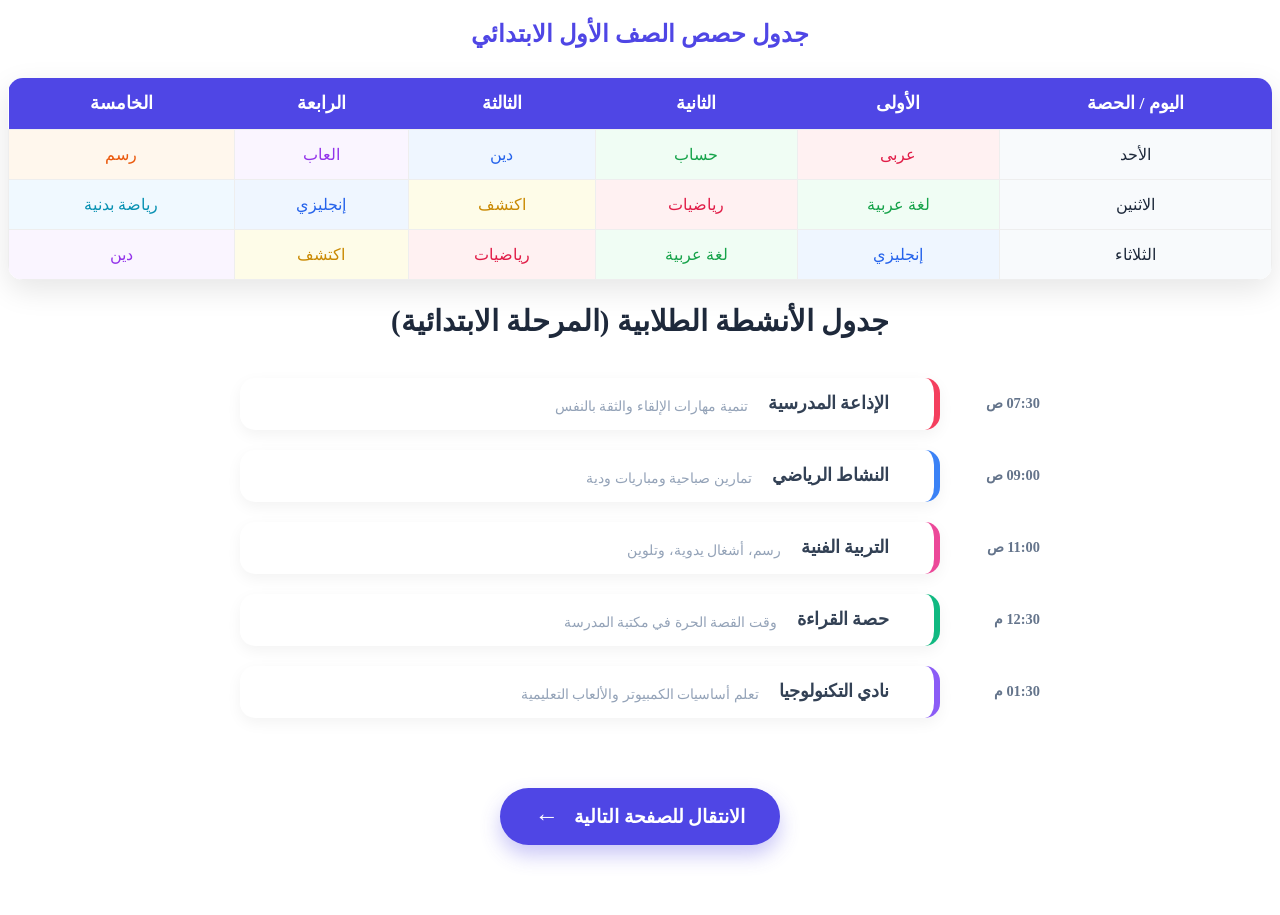
<file: 1.html>
<!DOCTYPE html>
<html lang="en">
<head>
    <meta charset="UTF-8">
    <meta name="viewport" content="width=device-width, initial-scale=1.0">
    <title>جدول الصف الاول الابتدائي</title>
</head>
<style>
    .table-title {
    text-align: center;
    color: #4f46e5;
    margin-bottom: 30px;
    font-weight: bold;
}

.table-responsive {
    overflow-x: auto; 
    border-radius: 15px;
    box-shadow: 0 10px 30px rgba(0,0,0,0.1);
}

.schedule-table {
    width: 100%;
    border-collapse: collapse;
    background: white;
    text-align: center;
}

.schedule-table th {
    background-color: #4f46e5;
    color: white;
    padding: 15px;
    font-size: 1.1rem;
}

.schedule-table td {
    padding: 15px;
    border: 1px solid #eee;
    font-weight: 500;
}

.day {
    background-color: #f8fafc;
    font-weight: bold;
    color: #1e293b;
}


.math { background-color: #fff1f2; color: #e11d48; }    
.arabic { background-color: #f0fdf4; color: #16a34a; }  
.english { background-color: #eff6ff; color: #2563eb; } 
.discovery { background-color: #fefce8; color: #ca8a04; } 
.religion { background-color: #faf5ff; color: #9333ea; } 
.art { background-color: #fff7ed; color: #ea580c; }     
.pe { background-color: #f0f9ff; color: #0891b2; }      


.schedule-table tr:hover {
    background-color: #f1f5f9;
    transition: 0.3s;
}
.activity-title {
    text-align: center;
    color: #1e293b;
    margin-bottom: 40px;
    font-size: 1.8rem;
}

.activity-grid {
    max-width: 800px;
    margin: 0 auto;
    display: flex;
    flex-direction: column;
    gap: 20px;
}

.activity-item {
    display: flex;
    align-items: center;
    gap: 20px;
}

.time {
    min-width: 80px;
    font-weight: bold;
    color: #64748b;
    font-size: 0.9rem;
}

.activity-content {
    flex: 1;
    background: white;
    padding: 15px 25px;
    border-radius: 15px;
    display: flex;
    align-items: center;
    gap: 20px;
    box-shadow: 0 5px 15px rgba(0,0,0,0.05);
    border-right: 6px solid #ccc;
    transition: transform 0.3s ease;
}

.activity-content:hover {
    transform: scale(1.02);
}

.activity-content h4 {
    margin: 0;
    color: #334155;
    font-size: 1.1rem;
}

.activity-content p {
    margin: 5px 0 0;
    color: #94a3b8;
    font-size: 0.85rem;
}

.icon {
    font-size: 2rem;
}

.radio { border-right-color: #f43f5e; }
.sports { border-right-color: #3b82f6; }
.art { border-right-color: #ec4899; }
.library { border-right-color: #10b981; }
.tech { border-right-color: #8b5cf6; }
.pagination-container {
    text-align: center;
    margin: 50px 0;
    padding: 20px;
}

.next-btn {
    display: inline-flex;
    align-items: center;
    gap: 15px;
    padding: 15px 35px;
    background-color: #4f46e5; 
    color: white;
    text-decoration: none;
    border-radius: 50px; 
    font-size: 1.2rem;
    font-weight: bold;
    box-shadow: 0 10px 20px rgba(79, 70, 229, 0.3);
    transition: all 0.3s ease;
}

.next-btn:hover {
    background-color: #3730a3;
    transform: translateX(-10px); 
    box-shadow: 0 15px 25px rgba(79, 70, 229, 0.4);
}

.arrow-icon {
    font-style: normal;
    font-size: 1.5rem;
    transition: transform 0.3s ease;
}

.next-btn:hover .arrow-icon {
    transform: translateX(-5px); 
}
</style>
<body>
    
    <section id="grade1-schedule" class="container py-5" dir="rtl">
    <h2 class="table-title"> جدول حصص الصف الأول الابتدائي</h2>
    
    <div class="table-responsive">
        <table class="schedule-table">
            <thead>
                <tr>
                    <th>اليوم / الحصة</th>
                    <th>الأولى</th>
                    <th>الثانية</th>
                    <th>الثالثة</th>
                    <th>الرابعة</th>
                    <th>الخامسة</th>
                </tr>
            </thead>
            <tbody>
                <tr>
                    <td class="day">الأحد</td>
                    <td class="math">عربى</td>
                    <td class="arabic">حساب </td>
                    <td class="english">دين</td>
                    <td class="religion">العاب</td>
                    <td class="art">رسم</td>
                </tr>
                <tr>
                    <td class="day">الاثنين</td>
                    <td class="arabic">لغة عربية</td>
                    <td class="math">رياضيات</td>
                    <td class="discovery">اكتشف</td>
                    <td class="english">إنجليزي</td>
                    <td class="pe">رياضة بدنية</td>
                </tr>
                <tr>
                    <td class="day">الثلاثاء</td>
                    <td class="english">إنجليزي</td>
                    <td class="arabic">لغة عربية</td>
                    <td class="math">رياضيات</td>
                    <td class="discovery">اكتشف</td>
                    <td class="religion">دين</td>
                </tr>
                </tbody>
        </table>

    </div>
    
</section>
<section id="activities-schedule" class="container py-5" dir="rtl">
    <h2 class="activity-title"> جدول الأنشطة الطلابية (المرحلة الابتدائية)</h2>
    
    <div class="activity-grid">
        <div class="activity-item">
            <div class="time">07:30 ص</div>
            <div class="activity-content radio">
                <span class="icon"></span>
                <h4>الإذاعة المدرسية</h4>
                <p>تنمية مهارات الإلقاء والثقة بالنفس</p>
            </div>
        </div>

        <div class="activity-item">
            <div class="time">09:00 ص</div>
            <div class="activity-content sports">
                <span class="icon"></span>
                <h4>النشاط الرياضي</h4>
                <p>تمارين صباحية ومباريات ودية</p>
            </div>
        </div>

        <div class="activity-item">
            <div class="time">11:00 ص</div>
            <div class="activity-content art">
                <span class="icon"></span>
                <h4>التربية الفنية</h4>
                <p>رسم، أشغال يدوية، وتلوين</p>
            </div>
        </div>

        <div class="activity-item">
            <div class="time">12:30 م</div>
            <div class="activity-content library">
                <span class="icon"></span>
                <h4>حصة القراءة</h4>
                <p>وقت القصة الحرة في مكتبة المدرسة</p>
            </div>
        </div>

        <div class="activity-item">
            <div class="time">01:30 م</div>
            <div class="activity-content tech">
                <span class="icon"></span>
                <h4>نادي التكنولوجيا</h4>
                <p>تعلم أساسيات الكمبيوتر والألعاب التعليمية</p>
            </div>
        </div>
    </div>
</section>
<div class="pagination-container" dir="rtl">
    <a href="2.html" class="next-btn">
        <span>الانتقال للصفحة التالية</span>
        <i class="arrow-icon">←</i>
    </a>
</div>

</body>
</html>
</file>
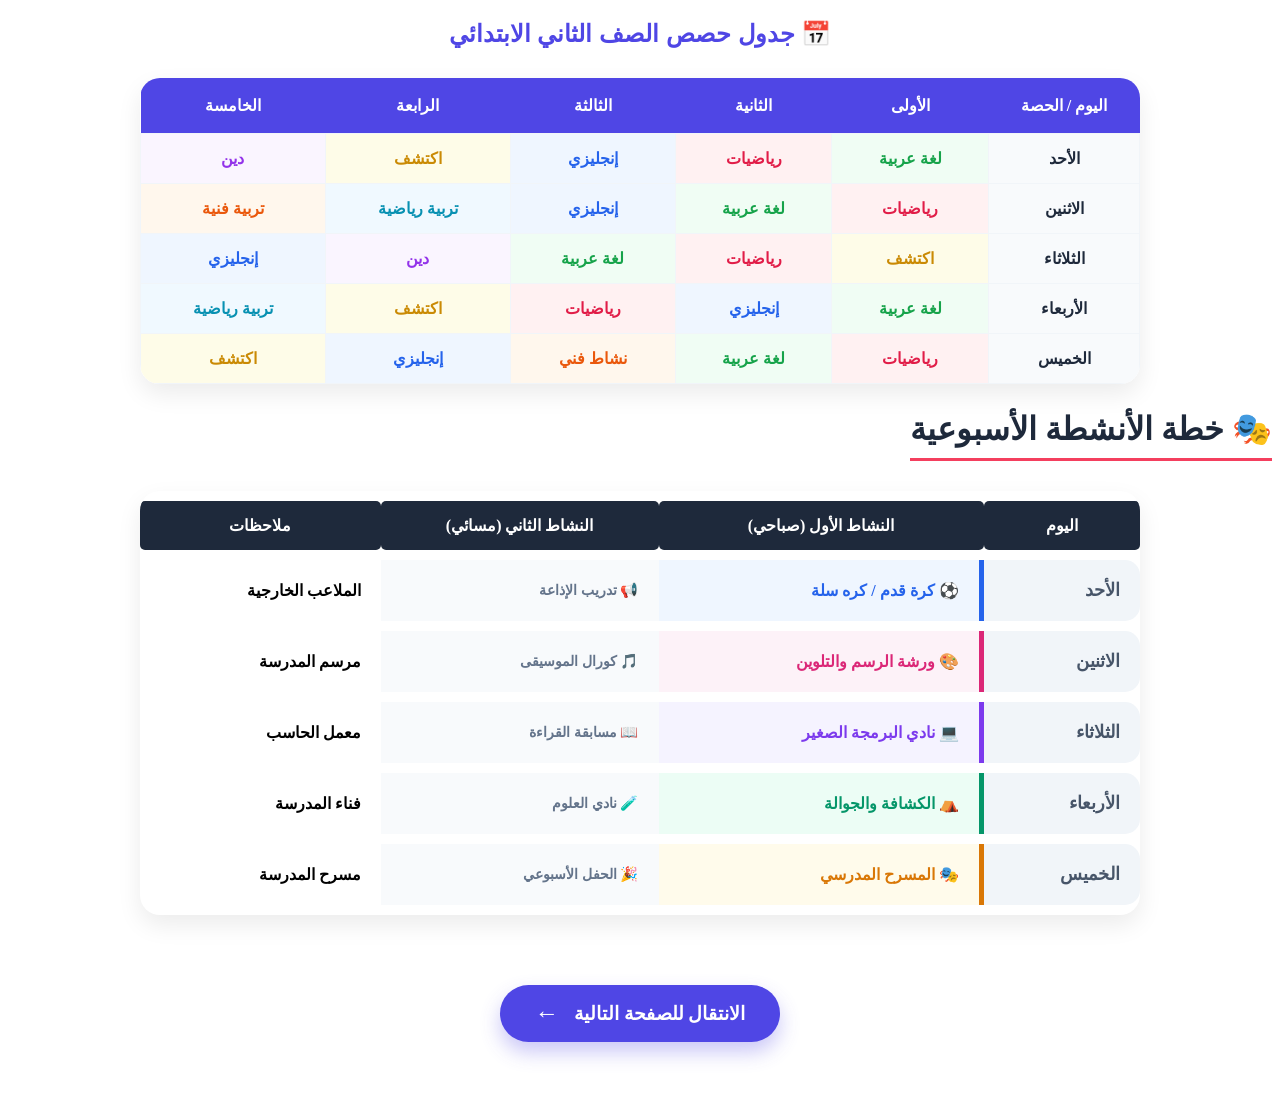
<file: 2.html>
<!DOCTYPE html>
<html lang="en">
<head>
    <meta charset="UTF-8">
    <meta name="viewport" content="width=device-width, initial-scale=1.0">
    <title>جدول الصف الثانى الابتدائى</title>
    <style>
        .table-title {
    text-align: center;
    color: #4f46e5;
    margin-bottom: 30px;
    font-family: 'Segoe UI', Tahoma, sans-serif;
}

.table-responsive {
    overflow-x: auto;
    border-radius: 20px;
    box-shadow: 0 10px 25px rgba(0,0,0,0.08);
    margin: 0 auto;
    max-width: 1000px;
}

.schedule-table {
    width: 100%;
    border-collapse: collapse;
    background: white;
    text-align: center;
}

.schedule-table th {
    background-color: #4f46e5;
    color: white;
    padding: 18px;
}

.schedule-table td {
    padding: 15px;
    border: 1px solid #f1f5f9;
    font-weight: 600;
}

.day {
    background-color: #f8fafc;
    color: #1e293b;
    width: 120px;
}

.math { background-color: #fff1f2; color: #e11d48; }    
.arabic { background-color: #f0fdf4; color: #16a34a; }  
.english { background-color: #eff6ff; color: #2563eb; } 
.discovery { background-color: #fefce8; color: #ca8a04; } 
.religion { background-color: #faf5ff; color: #9333ea; } 
.art { background-color: #fff7ed; color: #ea580c; }     
.pe { background-color: #f0f9ff; color: #0891b2; }     

.schedule-table tr:hover {
    background-color: #f8fafc;
    transition: 0.2s;
}
.activity-title-main {
    text-align: center;
    color: #1e293b;
    margin-bottom: 30px;
    font-size: 2rem;
    border-bottom: 3px solid #f43f5e;
    display: inline-block;
    padding-bottom: 10px;
}

.activity-table {
    width: 100%;
    border-collapse: separate;
    border-spacing: 0 10px; 
    background: transparent;
}

.activity-table th {
    background-color: #1e293b;
    color: white;
    padding: 15px;
    border-radius: 5px;
}

.activity-table td {
    padding: 20px;
    background: white;
    font-weight: 600;
    transition: 0.3s;
}

.activity-table tr td:first-child { border-radius: 0 15px 15px 0; }
.activity-table tr td:last-child { border-radius: 15px 0 0 15px; }

.day-col {
    background-color: #f1f5f9 !important;
    color: #475569;
    font-size: 1.1rem;
}

.act-sport { color: #2563eb; background: #eff6ff !important; border-right: 5px solid #2563eb; }
.act-art { color: #db2777; background: #fdf2f8 !important; border-right: 5px solid #db2777; }
.act-tech { color: #7c3aed; background: #f5f3ff !important; border-right: 5px solid #7c3aed; }
.act-scout { color: #059669; background: #ecfdf5 !important; border-right: 5px solid #059669; }
.act-theater { color: #d97706; background: #fffbeb !important; border-right: 5px solid #d97706; }

.act-radio, .act-music, .act-library, .act-science, .act-party {
    background: #f8fafc !important;
    color: #64748b;
    font-size: 0.9rem;
}

.activity-table tr:hover td {
    transform: scale(1.01);
    box-shadow: 0 5px 15px rgba(0,0,0,0.1);
}
.pagination-container {
    text-align: center;
    margin: 50px 0;
    padding: 20px;
}

.next-btn {
    display: inline-flex;
    align-items: center;
    gap: 15px;
    padding: 15px 35px;
    background-color: #4f46e5; 
    color: white;
    text-decoration: none;
    border-radius: 50px;
    font-size: 1.2rem;
    font-weight: bold;
    box-shadow: 0 10px 20px rgba(79, 70, 229, 0.3);
    transition: all 0.3s ease;
}

.next-btn:hover {
    background-color: #3730a3;
    transform: translateX(-10px); 
    box-shadow: 0 15px 25px rgba(79, 70, 229, 0.4);
}

.arrow-icon {
    font-style: normal;
    font-size: 1.5rem;
    transition: transform 0.3s ease;
}

.next-btn:hover .arrow-icon {
    transform: translateX(-5px); 
}
    </style>
</head>
<body>
    <section id="grade2-schedule" class="container py-5" dir="rtl">
    <h2 class="table-title">📅 جدول حصص الصف الثاني الابتدائي</h2>
    
    <div class="table-responsive">
        <table class="schedule-table">
            <thead>
                <tr>
                    <th>اليوم / الحصة</th>
                    <th>الأولى</th>
                    <th>الثانية</th>
                    <th>الثالثة</th>
                    <th>الرابعة</th>
                    <th>الخامسة</th>
                </tr>
            </thead>
            <tbody>
                <tr>
                    <td class="day">الأحد</td>
                    <td class="arabic">لغة عربية</td>
                    <td class="math">رياضيات</td>
                    <td class="english">إنجليزي</td>
                    <td class="discovery">اكتشف</td>
                    <td class="religion">دين</td>
                </tr>
                <tr>
                    <td class="day">الاثنين</td>
                    <td class="math">رياضيات</td>
                    <td class="arabic">لغة عربية</td>
                    <td class="english">إنجليزي</td>
                    <td class="pe">تربية رياضية</td>
                    <td class="art">تربية فنية</td>
                </tr>
                <tr>
                    <td class="day">الثلاثاء</td>
                    <td class="discovery">اكتشف</td>
                    <td class="math">رياضيات</td>
                    <td class="arabic">لغة عربية</td>
                    <td class="religion">دين</td>
                    <td class="english">إنجليزي</td>
                </tr>
                <tr>
                    <td class="day">الأربعاء</td>
                    <td class="arabic">لغة عربية</td>
                    <td class="english">إنجليزي</td>
                    <td class="math">رياضيات</td>
                    <td class="discovery">اكتشف</td>
                    <td class="pe">تربية رياضية</td>
                </tr>
                <tr>
                    <td class="day">الخميس</td>
                    <td class="math">رياضيات</td>
                    <td class="arabic">لغة عربية</td>
                    <td class="art">نشاط فني</td>
                    <td class="english">إنجليزي</td>
                    <td class="discovery">اكتشف</td>
                </tr>
            </tbody>
        </table>
    </div>
</section>
<section id="weekly-activities" class="container py-5" dir="rtl">
    <h2 class="activity-title-main">🎭 خطة الأنشطة الأسبوعية</h2>
    
    <div class="table-responsive shadow-lg">
        <table class="activity-table">
            <thead>
                <tr>
                    <th>اليوم</th>
                    <th>النشاط الأول (صباحي)</th>
                    <th>النشاط الثاني (مسائي)</th>
                    <th>ملاحظات</th>
                </tr>
            </thead>
            <tbody>
                <tr>
                    <td class="day-col">الأحد</td>
                    <td class="act-sport">⚽ كرة قدم / كره سلة</td>
                    <td class="act-radio">📢 تدريب الإذاعة</td>
                    <td>الملاعب الخارجية</td>
                </tr>
                <tr>
                    <td class="day-col">الاثنين</td>
                    <td class="act-art">🎨 ورشة الرسم والتلوين</td>
                    <td class="act-music">🎵 كورال الموسيقى</td>
                    <td>مرسم المدرسة</td>
                </tr>
                <tr>
                    <td class="day-col">الثلاثاء</td>
                    <td class="act-tech">💻 نادي البرمجة الصغير</td>
                    <td class="act-library">📖 مسابقة القراءة</td>
                    <td>معمل الحاسب</td>
                </tr>
                <tr>
                    <td class="day-col">الأربعاء</td>
                    <td class="act-scout">⛺ الكشافة والجوالة</td>
                    <td class="act-science">🧪 نادي العلوم</td>
                    <td>فناء المدرسة</td>
                </tr>
                <tr>
                    <td class="day-col">الخميس</td>
                    <td class="act-theater">🎭 المسرح المدرسي</td>
                    <td class="act-party">🎉 الحفل الأسبوعي</td>
                    <td>مسرح المدرسة</td>
                </tr>
            </tbody>
        </table>
    </div>
</section>
<div class="pagination-container" dir="rtl">
    <a href="3.html" class="next-btn">
        <span>الانتقال للصفحة التالية</span>
        <i class="arrow-icon">←</i>
    </a>
</div>
</body>
</html>
</file>
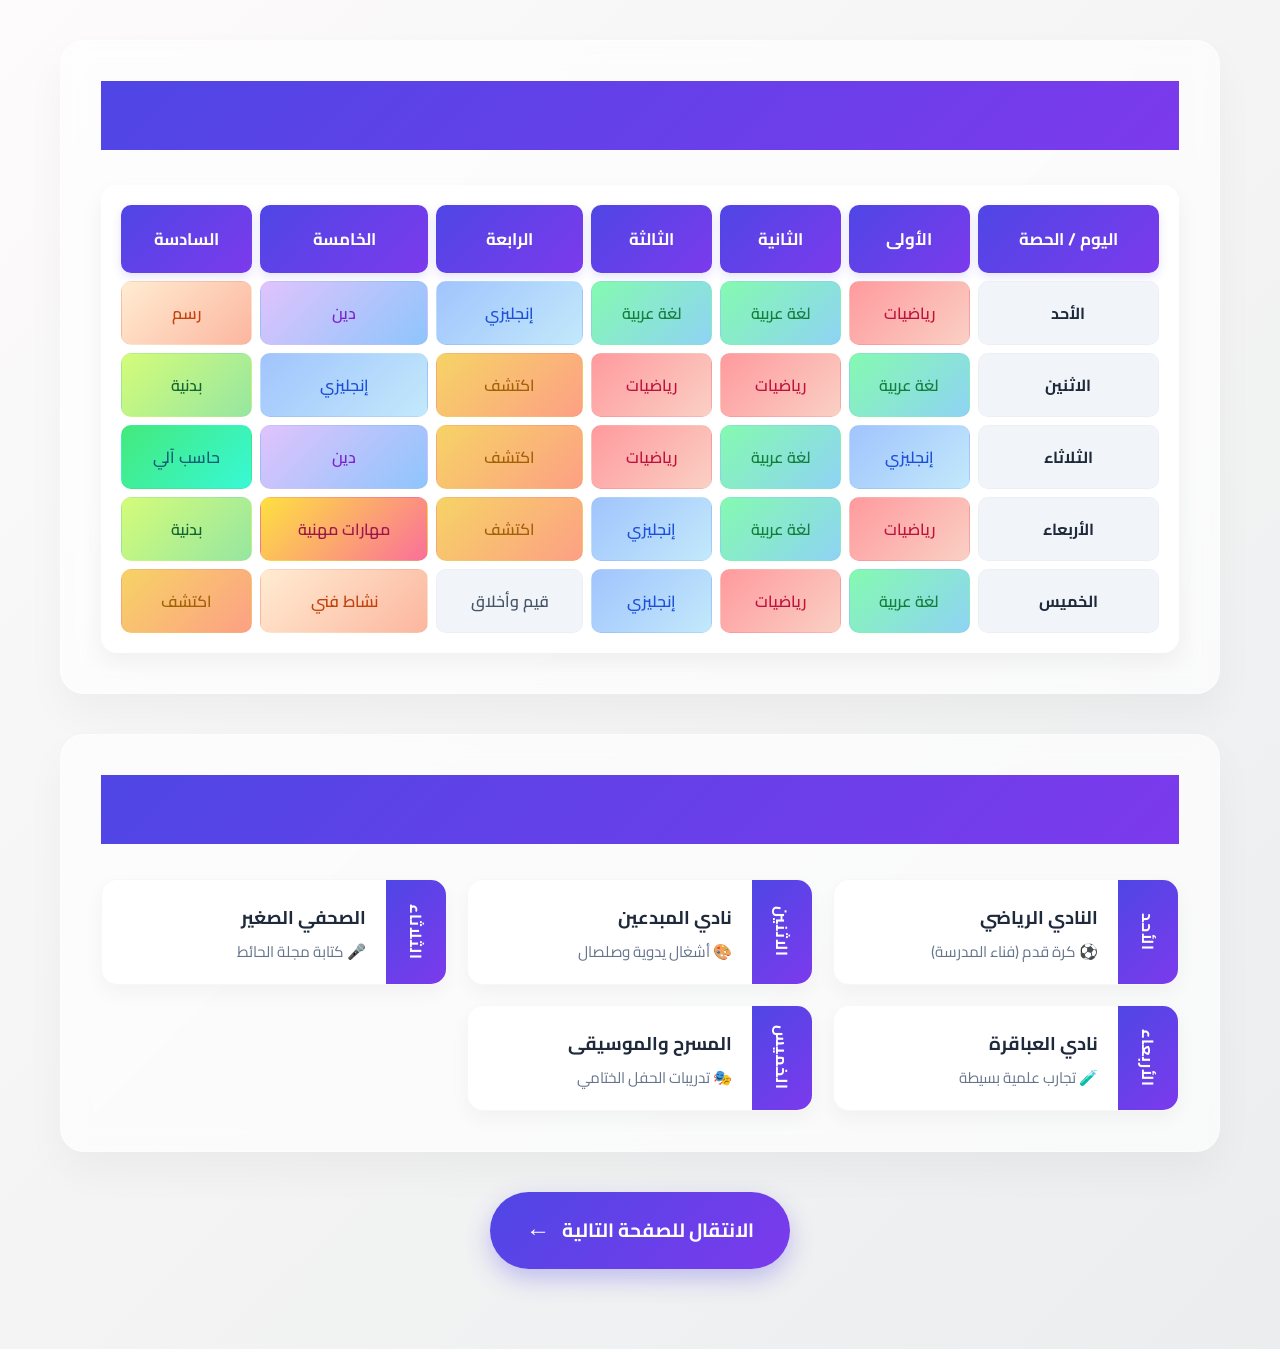
<file: 3.html>
<!DOCTYPE html>
<html lang="ar" dir="rtl">
<head>
    <meta charset="UTF-8">
    <meta name="viewport" content="width=device-width, initial-scale=1.0">
    <title>جدول الصف الثالث والأنشطة</title>
    <link rel="preconnect" href="https://fonts.googleapis.com">
    <link rel="preconnect" href="https://fonts.gstatic.com" crossorigin>
    <link href="https://fonts.googleapis.com/css2?family=Cairo:wght@400;600;700;900&display=swap" rel="stylesheet">
    
    <style>
        :root {
            --primary-gradient: linear-gradient(135deg, #4f46e5 0%, #7c3aed 100%);
            --bg-gradient: linear-gradient(135deg, #fdfbfb 0%, #ebedee 100%);
            --text-main: #1e293b;
            --text-muted: #64748b;
        }

        * {
            box-sizing: border-box;
            margin: 0;
            padding: 0;
        }

        body {
            font-family: 'Cairo', sans-serif;
            background: var(--bg-gradient);
            padding: 20px;
            color: var(--text-main);
            min-height: 100vh;
        }

        .container {
            max-width: 1200px;
            margin: 0 auto;
            padding: 20px;
        }

        .glass-section {
            background: rgba(255, 255, 255, 0.65);
            backdrop-filter: blur(12px);
            -webkit-backdrop-filter: blur(12px);
            border-radius: 24px;
            border: 1px solid rgba(255, 255, 255, 0.4);
            box-shadow: 0 20px 40px rgba(0, 0, 0, 0.04);
            padding: 40px;
            margin-bottom: 40px;
            transition: transform 0.3s ease, box-shadow 0.3s ease;
        }
        
        .glass-section:hover {
            transform: translateY(-3px);
            box-shadow: 0 25px 50px rgba(79, 70, 229, 0.08);
        }

        .main-title {
            text-align: center;
            background: var(--primary-gradient);
            -webkit-text-fill-color: transparent;
            margin-bottom: 35px;
            font-weight: 900;
            font-size: 2.3rem;
            letter-spacing: -0.5px;
        }

        .table-responsive {
            overflow-x: auto;
            border-radius: 16px;
            box-shadow: 0 10px 25px rgba(0, 0, 0, 0.05);
            background: white;
            padding: 12px;
        }

        .schedule-table {
            width: 100%;
            border-collapse: separate;
            border-spacing: 8px;
            text-align: center;
        }

        .schedule-table th {
            background: var(--primary-gradient);
            color: white;
            padding: 18px 12px;
            font-size: 1.05rem;
            font-weight: 700;
            border-radius: 10px;
            box-shadow: 0 4px 10px rgba(79, 70, 229, 0.15);
        }

        .schedule-table td {
            padding: 16px 10px;
            font-weight: 600;
            border-radius: 10px;
            transition: all 0.3s cubic-bezier(0.4, 0, 0.2, 1);
            border: 1px solid rgba(0, 0, 0, 0.02);
        }

        .schedule-table td.day {
            background-color: #f1f5f9;
            color: var(--text-main);
            font-weight: 700;
        }

        .schedule-table td:not(.day):hover {
            transform: scale(1.08) translateY(-3px);
            box-shadow: 0 10px 20px rgba(0, 0, 0, 0.08);
            z-index: 10;
            position: relative;
            cursor: default;
        }

        /* Classes for subjects */
        .math { background: linear-gradient(135deg, #ff9a9e 0%, #fad0c4 100%); color: #be123c; }   
        .arabic { background: linear-gradient(135deg, #84fab0 0%, #8fd3f4 100%); color: #15803d; }  
        .english { background: linear-gradient(135deg, #a1c4fd 0%, #c2e9fb 100%); color: #1d4ed8; } 
        .discovery { background: linear-gradient(135deg, #f6d365 0%, #fda085 100%); color: #a16207; } 
        .religion { background: linear-gradient(135deg, #e0c3fc 0%, #8ec5fc 100%); color: #7e22ce; } 
        .art { background: linear-gradient(135deg, #ffecd2 0%, #fcb69f 100%); color: #c2410c; }    
        .pe { background: linear-gradient(135deg, #d4fc79 0%, #96e6a1 100%); color: #166534; }      
        .tech { background: linear-gradient(135deg, #43e97b 0%, #38f9d7 100%); color: #155e75; }    
        .skills { background: linear-gradient(135deg, #fee140 0%, #fa709a 100%); color: #9d174d; }  
        .values { background-color: #f1f5f9; color: #475569; border: 2px dashed #cbd5e1; }        

        .activity-cards-container {
            display: grid;
            grid-template-columns: repeat(auto-fit, minmax(260px, 1fr));
            gap: 20px;
            margin-top: 20px;
        }

        .activity-card-small {
            background: white;
            border-radius: 16px;
            display: flex;
            overflow: hidden;
            box-shadow: 0 8px 20px rgba(0, 0, 0, 0.04);
            transition: all 0.3s ease;
            border: 1px solid rgba(0, 0, 0, 0.03);
            position: relative;
        }
        
        .activity-card-small::after {
            content: '';
            position: absolute;
            bottom: 0;
            left: 0;
            width: 100%;
            height: 4px;
            background: var(--primary-gradient);
            transform: scaleX(0);
            transition: transform 0.3s ease;
        }

        .activity-card-small:hover {
            transform: translateY(-6px);
            box-shadow: 0 15px 30px rgba(79, 70, 229, 0.1);
        }
        
        .activity-card-small:hover::after {
            transform: scaleX(1);
        }

        .act-day {
            background: var(--primary-gradient);
            color: white;
            padding: 15px;
            writing-mode: vertical-rl;
            text-orientation: mixed;
            font-weight: bold;
            font-size: 1rem;
            display: flex;
            justify-content: center;
            align-items: center;
            letter-spacing: 1px;
        }

        .act-info {
            padding: 20px;
            display: flex;
            flex-direction: column;
            justify-content: center;
            flex: 1;
        }

        .act-info strong {
            color: var(--text-main);
            font-size: 1.15rem;
            margin-bottom: 6px;
        }

        .act-info span {
            font-size: 0.95rem;
            color: var(--text-muted);
            line-height: 1.5;
        }

        .pagination-container {
            text-align: center;
            margin: 40px 0;
        }

        .next-btn {
            display: inline-flex;
            align-items: center;
            gap: 12px;
            padding: 16px 36px;
            background: var(--primary-gradient);
            color: white;
            text-decoration: none;
            border-radius: 50px;
            font-size: 1.2rem;
            font-weight: bold;
            box-shadow: 0 10px 25px rgba(79, 70, 229, 0.3);
            transition: all 0.3s ease;
            position: relative;
            overflow: hidden;
        }

        .next-btn:hover {
            transform: translateY(-3px);
            box-shadow: 0 15px 35px rgba(79, 70, 229, 0.45);
        }

        .arrow-icon {
            font-style: normal;
            font-size: 1.5rem;
            transition: transform 0.3s ease;
        }

        .next-btn:hover .arrow-icon {
            transform: translateX(-6px);
        }

        /* Responsive Breakpoints */
        @media (max-width: 768px) {
            body { padding: 10px; }
            .glass-section { padding: 20px; border-radius: 16px; }
            .main-title { font-size: 1.6rem; }
            .schedule-table th, .schedule-table td { padding: 8px 4px; font-size: 0.75rem; }
            .schedule-table { border-spacing: 3px; }
            .next-btn { padding: 12px 25px; font-size: 1rem; }
        }
    </style>
</head>
<body>
    
    <div class="container">
        
        <!-- جدول الحصص -->
        <section id="grade3-schedule" class="glass-section">
            <h2 class="main-title">📅 جدول حصص الصف الثالث الابتدائي</h2>
            
            <div class="table-responsive">
                <table class="schedule-table">
                    <thead>
                        <tr>
                            <th>اليوم / الحصة</th>
                            <th>الأولى</th>
                            <th>الثانية</th>
                            <th>الثالثة</th>
                            <th>الرابعة</th>
                            <th>الخامسة</th>
                            <th>السادسة</th>
                        </tr>
                    </thead>
                    <tbody>
                        <tr>
                            <td class="day">الأحد</td>
                            <td class="math">رياضيات</td>
                            <td class="arabic">لغة عربية</td>
                            <td class="arabic">لغة عربية</td>
                            <td class="english">إنجليزي</td>
                            <td class="religion">دين</td>
                            <td class="art">رسم</td>
                        </tr>
                        <tr>
                            <td class="day">الاثنين</td>
                            <td class="arabic">لغة عربية</td>
                            <td class="math">رياضيات</td>
                            <td class="math">رياضيات</td>
                            <td class="discovery">اكتشف</td>
                            <td class="english">إنجليزي</td>
                            <td class="pe">بدنية</td>
                        </tr>
                        <tr>
                            <td class="day">الثلاثاء</td>
                            <td class="english">إنجليزي</td>
                            <td class="arabic">لغة عربية</td>
                            <td class="math">رياضيات</td>
                            <td class="discovery">اكتشف</td>
                            <td class="religion">دين</td>
                            <td class="tech">حاسب آلي</td>
                        </tr>
                        <tr>
                            <td class="day">الأربعاء</td>
                            <td class="math">رياضيات</td>
                            <td class="arabic">لغة عربية</td>
                            <td class="english">إنجليزي</td>
                            <td class="discovery">اكتشف</td>
                            <td class="skills">مهارات مهنية</td>
                            <td class="pe">بدنية</td>
                        </tr>
                        <tr>
                            <td class="day">الخميس</td>
                            <td class="arabic">لغة عربية</td>
                            <td class="math">رياضيات</td>
                            <td class="english">إنجليزي</td>
                            <td class="values">قيم وأخلاق</td>
                            <td class="art">نشاط فني</td>
                            <td class="discovery">اكتشف</td>
                        </tr>
                    </tbody>
                </table>
            </div>
        </section>

        <!-- جدول الأنشطة -->
        <section id="grade3-activities" class="glass-section">
            <h2 class="main-title">🌟 جدول الأنشطة الأسبوعي - الصف الثالث</h2>
            
            <div class="activity-cards-container">
                <div class="activity-card-small">
                    <div class="act-day">الأحد</div>
                    <div class="act-info">
                        <strong>النادي الرياضي</strong>
                        <span>⚽ كرة قدم (فناء المدرسة)</span>
                    </div>
                </div>

                <div class="activity-card-small">
                    <div class="act-day">الاثنين</div>
                    <div class="act-info">
                        <strong>نادي المبدعين</strong>
                        <span>🎨 أشغال يدوية وصلصال</span>
                    </div>
                </div>

                <div class="activity-card-small">
                    <div class="act-day">الثلاثاء</div>
                    <div class="act-info">
                        <strong>الصحفي الصغير</strong>
                        <span>🎤 كتابة مجلة الحائط</span>
                    </div>
                </div>

                <div class="activity-card-small">
                    <div class="act-day">الأربعاء</div>
                    <div class="act-info">
                        <strong>نادي العباقرة</strong>
                        <span>🧪 تجارب علمية بسيطة</span>
                    </div>
                </div>

                <div class="activity-card-small">
                    <div class="act-day">الخميس</div>
                    <div class="act-info">
                        <strong>المسرح والموسيقى</strong>
                        <span>🎭 تدريبات الحفل الختامي</span>
                    </div>
                </div>
            </div>
        </section>
<!-- زر الانتقال -->
        <div class="pagination-container">
            <a href="4.html" class="next-btn">
                <span>الانتقال للصفحة التالية</span>
                <i class="arrow-icon">←</i>
            </a>
        </div>
        
    </div>

</body>
</html>
</file>
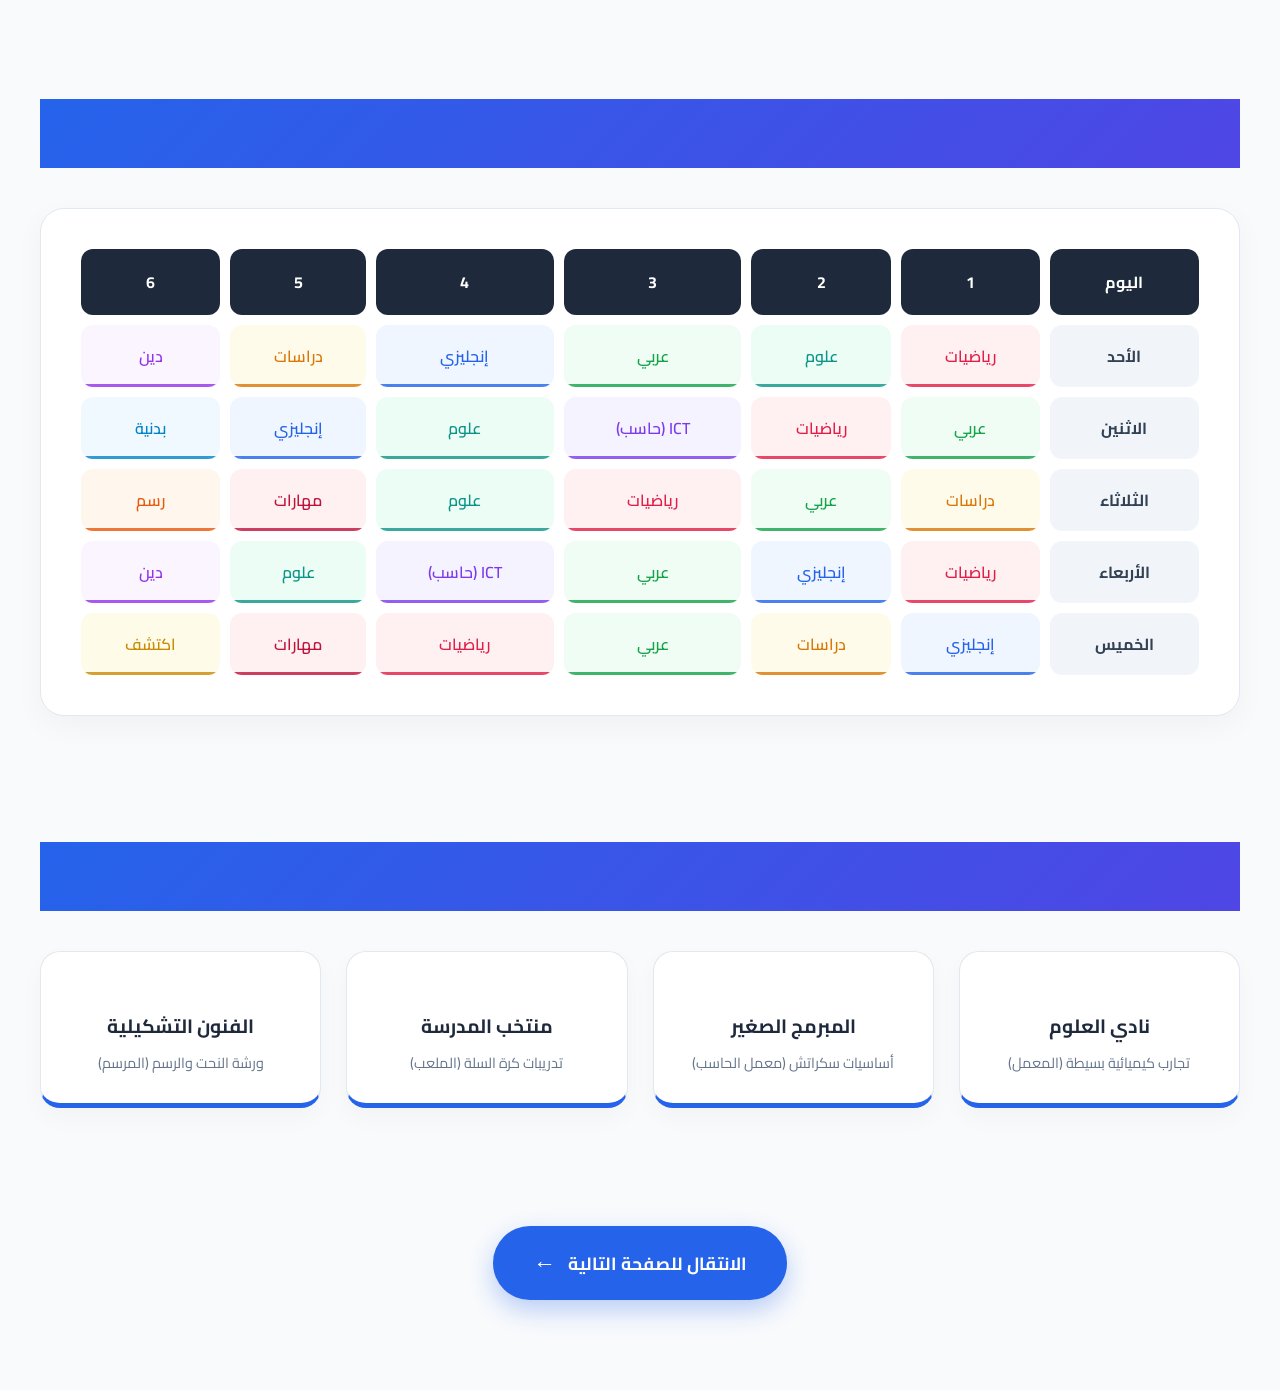
<file: 4.html>
<!DOCTYPE html>
<html lang="ar" dir="rtl">
<head>
    <meta charset="UTF-8">
    <meta name="viewport" content="width=device-width, initial-scale=1.0">
    <title>جدول الصف الرابع ونادي الأنشطة</title>
    <link rel="preconnect" href="https://fonts.googleapis.com">
    <link rel="preconnect" href="https://fonts.gstatic.com" crossorigin>
    <link href="https://fonts.googleapis.com/css2?family=Cairo:wght@400;600;700;900&display=swap" rel="stylesheet">
    
    <style>
        body {
            font-family: 'Cairo', sans-serif;
            margin: 0;
            padding: 20px;
            background: #f8fafc; 
            color: #334155;
            min-height: 100vh;
        }

        .container {
            max-width: 1200px;
            margin: 0 auto;
        }

        .py-5 {
            padding-top: 3rem;
            padding-bottom: 3rem;
        }

        .table-title, .activity-title-main {
            text-align: center;
            background: linear-gradient(135deg, #2563eb, #4f46e5);
            -webkit-text-fill-color: transparent;
            margin-bottom: 40px;
            font-weight: 900;
            font-size: 2.3rem;
        }

        .schedule-section {
            background: #ffffff; 
            border-radius: 24px;
            padding: 30px;
            box-shadow: 0 10px 30px rgba(0, 0, 0, 0.04);
            border: 1px solid #e2e8f0;
            overflow-x: auto; 
        }

        .modern-schedule-table {
            width: 100%;
            border-collapse: separate; 
            border-spacing: 10px; 
        }
        
        .modern-schedule-table th {
            background: #1e293b;
            color: white;
            padding: 18px;
            border-radius: 12px;
            font-size: 1rem;
            font-weight: 700;
        }

        .day-cell {
            background-color: #f1f5f9;
            color: #334155;
            font-weight: 700;
            padding: 15px;
            border-radius: 12px;
            text-align: center;
        }

        .subject {
            padding: 16px;
            text-align: center;
            border-radius: 12px;
            font-weight: 600;
            transition: 0.3s all ease;
            position: relative;
            overflow: hidden;
        }

        .subject:hover {
            transform: translateY(-4px);
            box-shadow: 0 8px 20px rgba(0, 0, 0, 0.08);
            z-index: 10;
            cursor: default;
        }
        
        .subject::after {
            content: '';
            position: absolute;
            bottom: 0;
            left: 0;
            width: 100%;
            height: 3px;
            opacity: 0.8;
        }

        .math { background-color: #fff1f2; color: #e11d48; } .math::after { background-color: #e11d48; }   
        .arabic { background-color: #f0fdf4; color: #16a34a; } .arabic::after { background-color: #16a34a; }  
        .english { background-color: #eff6ff; color: #2563eb; } .english::after { background-color: #2563eb; } 
        .discovery { background-color: #fefce8; color: #ca8a04; } .discovery::after { background-color: #ca8a04; } 
        .religion { background-color: #faf5ff; color: #9333ea; } .religion::after { background-color: #9333ea; }  
        .pe { background-color: #f0f9ff; color: #0284c7; } .pe::after { background-color: #0284c7; }         
        .art { background-color: #fff7ed; color: #ea580c; } .art::after { background-color: #ea580c; }         
        .science { background-color: #ecfdf5; color: #0d9488; } .science::after { background-color: #0d9488; }  
        .social { background-color: #fffbeb; color: #d97706; } .social::after { background-color: #d97706; }    
        .ict { background-color: #f5f3ff; color: #7c3aed; } .ict::after { background-color: #7c3aed; }         
        .skills { background-color: #fff1f2; color: #be123c; } .skills::after { background-color: #be123c; }  

        .activity-grid-modern {
            display: grid;
            grid-template-columns: repeat(auto-fit, minmax(260px, 1fr));
            gap: 25px;
            margin-top: 20px;
        }

        .act-card {
            background: #ffffff;
            padding: 30px;
            border-radius: 20px;
            text-align: center;
            box-shadow: 0 10px 25px rgba(0, 0, 0, 0.03);
            transition: 0.3s ease;
            border: 1px solid #e2e8f0;
            border-bottom: 5px solid #2563eb; 
        }

        .act-card:hover {
            transform: translateY(-8px);
            box-shadow: 0 15px 30px rgba(37, 99, 235, 0.1);
        }

        .act-icon {
            font-size: 3rem;
            margin-bottom: 15px;
        }

        .act-card h4 {
            color: #1e293b;
            margin-bottom: 8px;
            font-size: 1.2rem;
            font-weight: 700;
        }

        .act-card p {
            color: #64748b;
            font-size: 0.9rem;
            margin: 0;
            line-height: 1.5;
        }

        .pagination-container {
            text-align: center;
            margin: 50px 0;
            padding: 20px;
        }

        .next-btn {
            display: inline-flex;
            align-items: center;
            gap: 12px;
            padding: 16px 40px;
            background: #2563eb;
            color: white;
            text-decoration: none;
            border-radius: 50px;
            font-size: 1.1rem;
            font-weight: bold;
            box-shadow: 0 10px 25px rgba(37, 99, 235, 0.3);
            transition: all 0.3s ease;
        }

        .next-btn:hover {
            background: #1d4ed8;
            transform: translateY(-3px);
            box-shadow: 0 15px 30px rgba(37, 99, 235, 0.4);
        }

        .arrow-icon {
            font-style: normal;
            font-size: 1.4rem;
            transition: transform 0.3s ease;
        }

        .next-btn:hover .arrow-icon {
            transform: translateX(-5px); 
        }

        @media (max-width: 768px) {
            body { padding: 10px; }
            .table-title, .activity-title-main { font-size: 1.6rem; }
            .schedule-section { padding: 15px; }
            .modern-schedule-table th, .subject { padding: 10px 5px; font-size: 0.8rem; }
            .next-btn { padding: 14px 30px; font-size: 1rem; }
        }
    </style>
</head>
<body>
    <div class="container">
        <section id="grade4-schedule" class="py-5" dir="rtl">
            <h2 class="table-title">جدول حصص الصف الرابع الابتدائي</h2>
            
            <div class="schedule-section">
                <table class="modern-schedule-table">
                    <thead>
                        <tr>
                            <th>اليوم</th>
                            <th>1</th>
                            <th>2</th>
                            <th>3</th>
                            <th>4</th>
                            <th>5</th>
                            <th>6</th>
                        </tr>
                    </thead>
                    <tbody>
                        <tr>
                            <td class="day-cell">الأحد</td>
                            <td class="subject math">رياضيات</td>
                            <td class="subject science">علوم</td>
                            <td class="subject arabic">عربي</td>
                            <td class="subject english">إنجليزي</td>
                            <td class="subject social">دراسات</td>
                            <td class="subject religion">دين</td>
                        </tr>
                        <tr>
                            <td class="day-cell">الاثنين</td>
                            <td class="subject arabic">عربي</td>
                            <td class="subject math">رياضيات</td>
                            <td class="subject ict">ICT (حاسب)</td>
                            <td class="subject science">علوم</td>
                            <td class="subject english">إنجليزي</td>
                            <td class="subject pe">بدنية</td>
                        </tr>
                        <tr>
                            <td class="day-cell">الثلاثاء</td>
                            <td class="subject social">دراسات</td>
                            <td class="subject arabic">عربي</td>
                            <td class="subject math">رياضيات</td>
                            <td class="subject science">علوم</td>
                            <td class="subject skills">مهارات</td>
                            <td class="subject art">رسم</td>
                        </tr>
                        <tr>
                            <td class="day-cell">الأربعاء</td>
                            <td class="subject math">رياضيات</td>
                            <td class="subject english">إنجليزي</td>
                            <td class="subject arabic">عربي</td>
                            <td class="subject ict">ICT (حاسب)</td>
                            <td class="subject science">علوم</td>
                            <td class="subject religion">دين</td>
                        </tr>
                        <tr>
                            <td class="day-cell">الخميس</td>
                            <td class="subject english">إنجليزي</td>
                            <td class="subject social">دراسات</td>
                            <td class="subject arabic">عربي</td>
                            <td class="subject math">رياضيات</td>
                            <td class="subject skills">مهارات</td>
                            <td class="subject discovery">اكتشف</td>
                        </tr>
                    </tbody>
                </table>
            </div>
        </section>

        <section id="grade4-activities" class="py-5" dir="rtl">
            <h2 class="activity-title-main"> نادي الأنشطة - الصف الرابع</h2>
            
            <div class="activity-grid-modern">
                <div class="act-card">
                    <div class="act-icon"></div>
                    <h4>نادي العلوم</h4>
                    <p>تجارب كيميائية بسيطة (المعمل)</p>
                </div>
                <div class="act-card">
                    <div class="act-icon"></div>
                    <h4>المبرمج الصغير</h4>
                    <p>أساسيات سكراتش (معمل الحاسب)</p>
                </div>
                <div class="act-card">
                    <div class="act-icon"></div>
                    <h4>منتخب المدرسة</h4>
                    <p>تدريبات كرة السلة (الملعب)</p>
                </div>
                <div class="act-card">
                    <div class="act-icon"></div>
                    <h4>الفنون التشكيلية</h4>
                    <p>ورشة النحت والرسم (المرسم)</p>
                </div>
            </div>
        </section>

        <div class="pagination-container" dir="rtl">
            <a href="5.html" class="next-btn">
                <span>الانتقال للصفحة التالية</span>
                <i class="arrow-icon">←</i>
            </a>
        </div>
    </div>
</body>
</html>
</file>
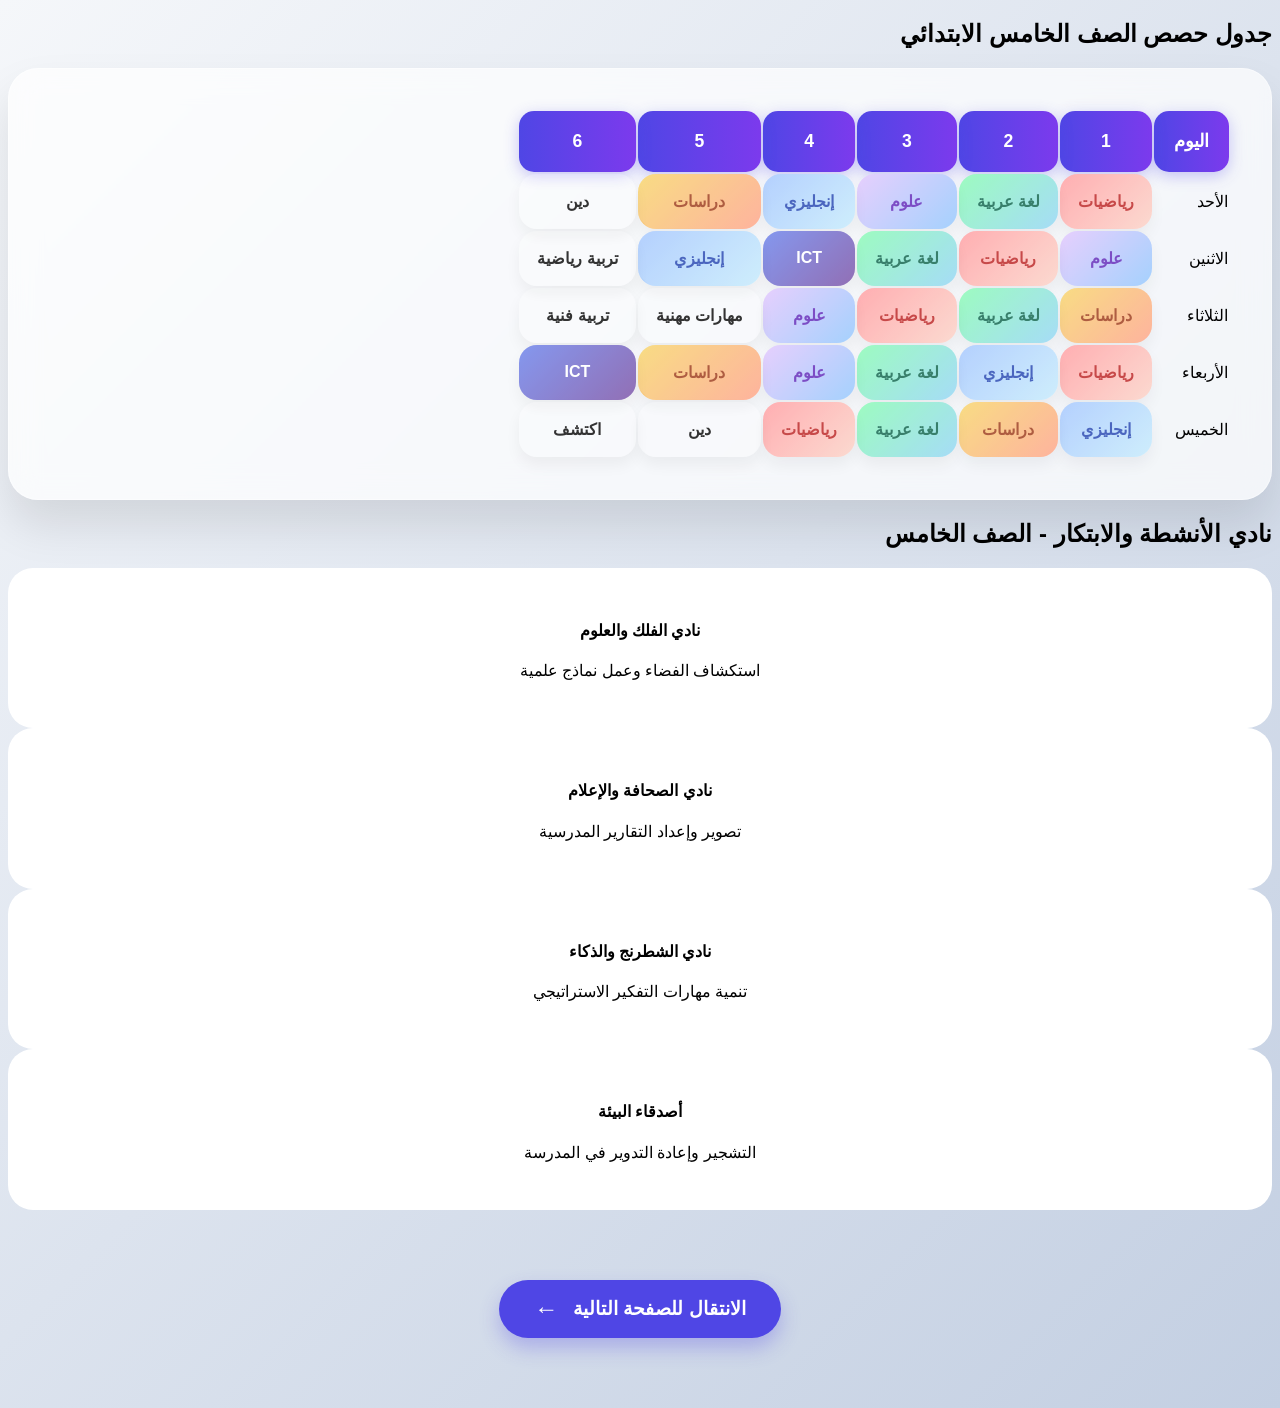
<file: 5.html>
<!DOCTYPE html>
<html lang="en">
<head>
    <meta charset="UTF-8">
    <meta name="viewport" content="width=device-width, initial-scale=1.0">
    <title>جدول الصف الخامس الابتدائى</title>
    <style>
body {
    background: linear-gradient(135deg, #f5f7fa 0%, #c3cfe2 100%);
    min-height: 100vh;
    font-family: 'Cairo', sans-serif;
}

.schedule-section {
    background: rgba(255, 255, 255, 0.7);
    backdrop-filter: blur(15px); 
    border-radius: 30px;
    padding: 40px;
    border: 1px solid rgba(255, 255, 255, 0.4);
    box-shadow: 0 25px 45px rgba(0,0,0,0.1);
    transition: 0.5s;
}

.modern-schedule-table th {
    background: linear-gradient(90deg, #4f46e5, #7c3aed);
    color: white;
    padding: 20px;
    border-radius: 15px;
    font-size: 1.1rem;
    box-shadow: 0 4px 15px rgba(79, 70, 229, 0.3);
}

.subject {
    padding: 18px;
    border-radius: 18px;
    font-weight: 700;
    text-align: center;
    border: none;
    position: relative;
    overflow: hidden;
    transition: 0.4s cubic-bezier(0.175, 0.885, 0.32, 1.275);
    cursor: pointer;
    box-shadow: 0 8px 15px rgba(0,0,0,0.05);
}

.subject::before {
    content: '';
    position: absolute;
    top: -50%;
    left: -50%;
    width: 200%;
    height: 200%;
    background: rgba(255,255,255,0.2);
    transform: rotate(45deg);
    transition: 0.6s;
}

.subject:hover::before {
    left: 100%;
}

.subject:hover {
    transform: translateY(-8px) scale(1.05);
    box-shadow: 0 15px 30px rgba(0,0,0,0.15);
}

.math { background: linear-gradient(135deg, #ff9a9e 0%, #fad0c4 100%); color: #b91c1c; }
.arabic { background: linear-gradient(135deg, #84fab0 0%, #8fd3f4 100%); color: #065f46; }
.english { background: linear-gradient(135deg, #a1c4fd 0%, #c2e9fb 100%); color: #1e40af; }
.science { background: linear-gradient(135deg, #e0c3fc 0%, #8ec5fc 100%); color: #5b21b6; }
.social { background: linear-gradient(135deg, #f6d365 0%, #fda085 100%); color: #9a3412; }
.ict { background: linear-gradient(135deg, #667eea 0%, #764ba2 100%); color: white; }

@keyframes fadeInUp {
    from { opacity: 0; transform: translateY(40px); }
    to { opacity: 1; transform: translateY(0); }
}

.schedule-section {
    animation: fadeInUp 1s ease-out;
}
.act-card {
    background: white;
    padding: 30px;
    border-radius: 25px;
    text-align: center;
    border: 2px solid transparent;
    transition: 0.5s;
    position: relative;
}

.act-card:hover {
    border-color: #4f46e5;
    background: #4f46e5;
}

.act-card:hover h4, .act-card:hover p {
    color: white; 
}

.act-icon {
    font-size: 3.5rem;
    filter: drop-shadow(0 5px 10px rgba(0,0,0,0.1));
    transition: 0.5s;
}

.act-card:hover .act-icon {
    transform: scale(1.2) rotate(15deg);
}
.pagination-container {
    text-align: center;
    margin: 50px 0;
    padding: 20px;
}
.pagination-container {
    text-align: center;
    margin: 50px 0;
    padding: 20px;
}

.next-btn {
    display: inline-flex;
    align-items: center;
    gap: 15px;
    padding: 15px 35px;
    background-color: #4f46e5; 
    color: white;
    text-decoration: none;
    border-radius: 50px; 
    font-size: 1.2rem;
    font-weight: bold;
    box-shadow: 0 10px 20px rgba(79, 70, 229, 0.3);
    transition: all 0.3s ease;
}

.next-btn:hover {
    background-color: #3730a3;
    transform: translateX(-10px); 
    box-shadow: 0 15px 25px rgba(79, 70, 229, 0.4);
}

.arrow-icon {
    font-style: normal;
    font-size: 1.5rem;
    transition: transform 0.3s ease;
}

.next-btn:hover .arrow-icon {
    transform: translateX(-5px); 
}
    </style>
</head>
<body>
    <section id="grade5-schedule" class="container py-5" dir="rtl">
    <h2 class="table-title"> جدول حصص الصف الخامس الابتدائي</h2>
    
    <div class="schedule-section">
        <table class="modern-schedule-table">
            <thead>
                <tr>
                    <th>اليوم</th>
                    <th>1</th>
                    <th>2</th>
                    <th>3</th>
                    <th>4</th>
                    <th>5</th>
                    <th>6</th>
                </tr>
            </thead>
            <tbody>
                <tr>
                    <td class="day-cell">الأحد</td>
                    <td class="subject math">رياضيات</td>
                    <td class="subject arabic">لغة عربية</td>
                    <td class="subject science">علوم</td>
                    <td class="subject english">إنجليزي</td>
                    <td class="subject social">دراسات</td>
                    <td class="subject religion">دين</td>
                </tr>
                <tr>
                    <td class="day-cell">الاثنين</td>
                    <td class="subject science">علوم</td>
                    <td class="subject math">رياضيات</td>
                    <td class="subject arabic">لغة عربية</td>
                    <td class="subject ict">ICT</td>
                    <td class="subject english">إنجليزي</td>
                    <td class="subject pe">تربية رياضية</td>
                </tr>
                <tr>
                    <td class="day-cell">الثلاثاء</td>
                    <td class="subject social">دراسات</td>
                    <td class="subject arabic">لغة عربية</td>
                    <td class="subject math">رياضيات</td>
                    <td class="subject science">علوم</td>
                    <td class="subject skills">مهارات مهنية</td>
                    <td class="subject art">تربية فنية</td>
                </tr>
                <tr>
                    <td class="day-cell">الأربعاء</td>
                    <td class="subject math">رياضيات</td>
                    <td class="subject english">إنجليزي</td>
                    <td class="subject arabic">لغة عربية</td>
                    <td class="subject science">علوم</td>
                    <td class="subject social">دراسات</td>
                    <td class="subject ict">ICT</td>
                </tr>
                <tr>
                    <td class="day-cell">الخميس</td>
                    <td class="subject english">إنجليزي</td>
                    <td class="subject social">دراسات</td>
                    <td class="subject arabic">لغة عربية</td>
                    <td class="subject math">رياضيات</td>
                    <td class="subject religion">دين</td>
                    <td class="subject discovery">اكتشف</td>
                </tr>
            </tbody>
        </table>
    </div>
</section>
<section id="grade5-activities" class="container py-5" dir="rtl">
    <h2 class="activity-title-main"> نادي الأنشطة والابتكار - الصف الخامس</h2>
    
    <div class="activity-grid-modern">
        <div class="act-card">
            <div class="act-icon"></div>
            <h4>نادي الفلك والعلوم</h4>
            <p>استكشاف الفضاء وعمل نماذج علمية</p>
        </div>
        <div class="act-card">
            <div class="act-icon"></div>
            <h4>نادي الصحافة والإعلام</h4>
            <p>تصوير وإعداد التقارير المدرسية</p>
        </div>
        <div class="act-card">
            <div class="act-icon"></div>
            <h4>نادي الشطرنج والذكاء</h4>
            <p>تنمية مهارات التفكير الاستراتيجي</p>
        </div>
        <div class="act-card">
            <div class="act-icon"></div>
            <h4>أصدقاء البيئة</h4>
            <p>التشجير وإعادة التدوير في المدرسة</p>
        </div>
    </div>
</section>
<div class="pagination-container" dir="rtl">
    <a href="6.html" class="next-btn">
        <span>الانتقال للصفحة التالية</span>
        <i class="arrow-icon">←</i>
    </a>
</div>
</body>
</html>
</file>
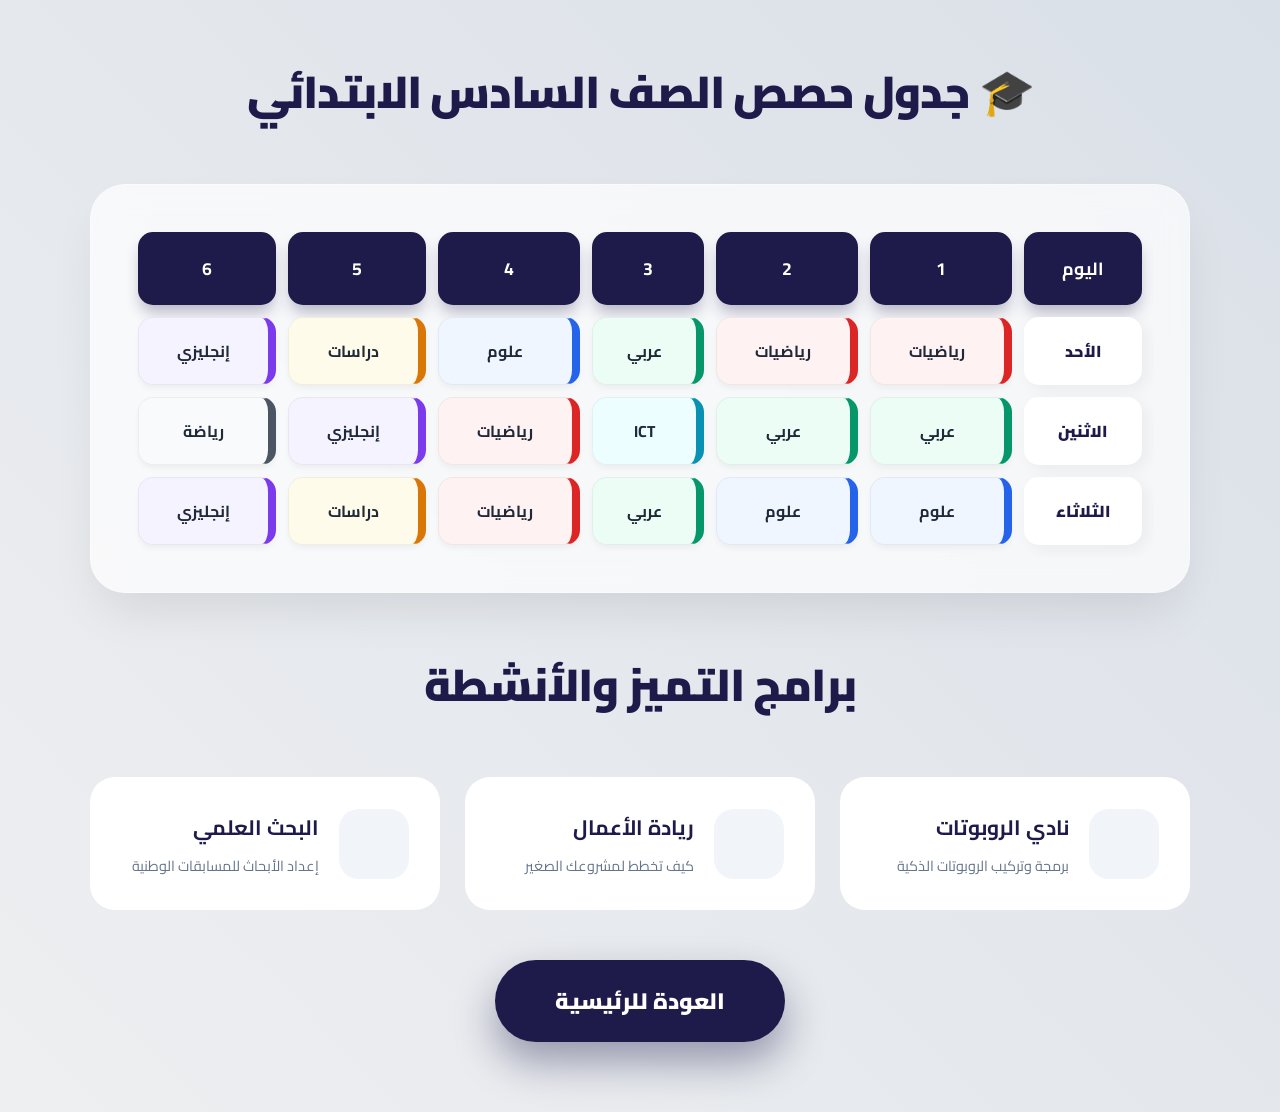
<file: 6.html>
<!DOCTYPE html>
<html lang="ar" dir="rtl">
<head>
    <meta charset="UTF-8">
    <meta name="viewport" content="width=device-width, initial-scale=1.0">
    <title>جدول الصف السادس - القمة</title>
    <link href="https://fonts.googleapis.com/css2?family=Cairo:wght@400;700;900&display=swap" rel="stylesheet">
    
    <style>
        body {
            font-family: 'Cairo', sans-serif;
            margin: 0;
            background: linear-gradient(45deg, #eeeff1 0%, #dae0e8 100%);
            min-height: 100vh;
            padding: 20px;
        }

        .container { max-width: 1100px; margin: 0 auto; }

        .grade6-title {
            text-align: center;
            font-size: 2.8rem;
            font-weight: 900;
            color: #1e1b4b;
            margin-bottom: 50px;
            text-transform: uppercase;
            letter-spacing: -1px;
        }

        .glass-box {
            background: rgba(255, 255, 255, 0.7);
            backdrop-filter: blur(15px);
            border-radius: 35px;
            padding: 35px;
            box-shadow: 0 25px 50px -12px rgba(0, 0, 0, 0.1);
            border: 1px solid rgba(255, 255, 255, 0.4);
            margin-bottom: 50px;
        }

        .table-wrapper { overflow-x: auto; }

        table {
            width: 100%;
            border-collapse: separate;
            border-spacing: 12px;
        }

        th {
            background: #1e1b4b;
            color: #fff;
            padding: 20px;
            border-radius: 15px;
            font-size: 1.1rem;
            box-shadow: 0 10px 15px -3px rgba(30, 27, 75, 0.3);
        }

        .day-label {
            background: #fff;
            color: #1e1b4b;
            font-weight: 900;
            padding: 15px;
            border-radius: 15px;
            text-align: center;
            box-shadow: 5px 5px 15px rgba(0,0,0,0.05);
        }

        .sub-pill {
            padding: 18px;
            text-align: center;
            border-radius: 15px;
            font-weight: 700;
            color: #1f2937;
            transition: 0.4s all ease;
            background: #ffffff;
            border: 1px solid rgba(0,0,0,0.05);
            box-shadow: 0 4px 6px -1px rgba(0,0,0,0.05);
        }

        .sub-pill:hover {
            transform: translateY(-10px) rotate(-1deg);
            box-shadow: 0 20px 25px -5px rgba(0,0,0,0.1);
            cursor: pointer;
        }

        .arabic { border-right: 8px solid #059669; background: #ecfdf5; }
        .math { border-right: 8px solid #dc2626; background: #fef2f2; }
        .science { border-right: 8px solid #2563eb; background: #eff6ff; }
        .english { border-right: 8px solid #7c3aed; background: #f5f3ff; }
        .social { border-right: 8px solid #d97706; background: #fffbeb; }
        .ict { border-right: 8px solid #0891b2; background: #ecfeff; }
        .pe { border-right: 8px solid #4b5563; background: #f9fafb; }

        .activity-grid {
            display: grid;
            grid-template-columns: repeat(auto-fit, minmax(300px, 1fr));
            gap: 25px;
        }

        .activity-card {
            background: white;
            padding: 30px;
            border-radius: 25px;
            display: flex;
            align-items: center;
            gap: 20px;
            transition: 0.3s;
            border: 1px solid transparent;
        }

        .activity-card:hover {
            border-color: #1e1b4b;
            background: #f8fafc;
        }

        .icon-circle {
            width: 70px;
            height: 70px;
            background: #f1f5f9;
            border-radius: 20px;
            display: flex;
            align-items: center;
            justify-content: center;
            font-size: 2rem;
        }

        .details h4 { margin: 0; color: #1e1b4b; font-size: 1.3rem; }
        .details p { margin: 5px 0 0; color: #64748b; font-size: 0.9rem; }

        .finish-btn {
            display: block;
            width: fit-content;
            margin: 50px auto;
            padding: 20px 60px;
            background: #1e1b4b;
            color: white;
            text-decoration: none;
            border-radius: 100px;
            font-weight: 900;
            font-size: 1.4rem;
            box-shadow: 0 20px 40px rgba(30, 27, 75, 0.4);
            transition: 0.4s;
        }

        .finish-btn:hover {
            transform: scale(1.05) translateY(-5px);
            background: #312e81;
        }

        @media (max-width: 768px) {
            table { border-spacing: 5px; }
            .sub-pill { padding: 10px; font-size: 0.8rem; }
            th { padding: 10px; font-size: 0.8rem; }
        }
    </style>
</head>
<body>

<div class="container">
    <h1 class="grade6-title">🎓 جدول حصص الصف السادس الابتدائي</h1>

    <section class="glass-box">
        <div class="table-wrapper">
            <table>
                <thead>
                    <tr>
                        <th>اليوم</th>
                        <th>1</th>
                        <th>2</th>
                        <th>3</th>
                        <th>4</th>
                        <th>5</th>
                        <th>6</th>
                    </tr>
                </thead>
                <tbody>
                    <tr>
                        <td class="day-label">الأحد</td>
                        <td class="sub-pill math">رياضيات</td>
                        <td class="sub-pill math">رياضيات</td>
                        <td class="sub-pill arabic">عربي</td>
                        <td class="sub-pill science">علوم</td>
                        <td class="sub-pill social">دراسات</td>
                        <td class="sub-pill english">إنجليزي</td>
                    </tr>
                    <tr>
                        <td class="day-label">الاثنين</td>
                        <td class="sub-pill arabic">عربي</td>
                        <td class="sub-pill arabic">عربي</td>
                        <td class="sub-pill ict">ICT</td>
                        <td class="sub-pill math">رياضيات</td>
                        <td class="sub-pill english">إنجليزي</td>
                        <td class="sub-pill pe">رياضة</td>
                    </tr>
                    <tr>
                        <td class="day-label">الثلاثاء</td>
                        <td class="sub-pill science">علوم</td>
                        <td class="sub-pill science">علوم</td>
                        <td class="sub-pill arabic">عربي</td>
                        <td class="sub-pill math">رياضيات</td>
                        <td class="sub-pill social">دراسات</td>
                        <td class="sub-pill english">إنجليزي</td>
                    </tr>
                </tbody>
            </table>
        </div>
    </section>

    <h2 class="grade6-title"> برامج التميز والأنشطة</h2>
    
    <div class="activity-grid">
        <div class="activity-card">
            <div class="icon-circle"></div>
            <div class="details">
                <h4>نادي الروبوتات</h4>
                <p>برمجة وتركيب الروبوتات الذكية</p>
            </div>
        </div>
        <div class="activity-card">
            <div class="icon-circle"></div>
            <div class="details">
                <h4>ريادة الأعمال</h4>
                <p>كيف تخطط لمشروعك الصغير</p>
            </div>
        </div>
        <div class="activity-card">
            <div class="icon-circle"></div>
            <div class="details">
                <h4>البحث العلمي</h4>
                <p>إعداد الأبحاث للمسابقات الوطنية</p>
            </div>
        </div>
    </div>

    <a href="index.html" class="finish-btn">العودة للرئيسية </a>
</div>

</body>
</html>
</file>
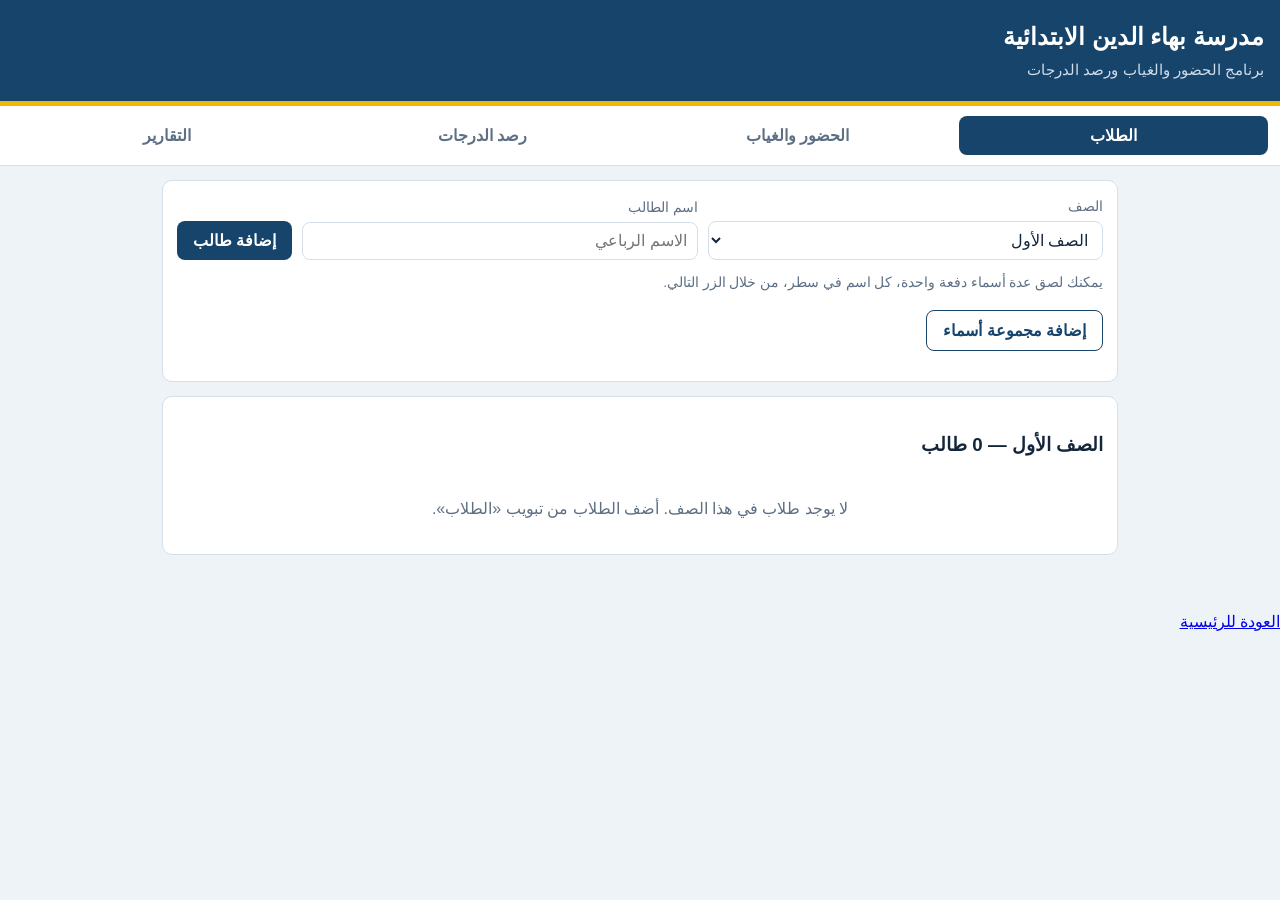
<file: attendance.html>
<!DOCTYPE html>
<html lang="ar" dir="rtl">
<head>
<meta charset="utf-8">
<meta name="viewport" content="width=device-width, initial-scale=1, viewport-fit=cover">
<title>مدرسة بهاء الدين الابتدائية - الحضور والدرجات</title>
<style>
:root{--bg:#eef3f8;--card:#fff;--ink:#14263b;--mut:#5d6f84;--line:#d5dfea;--navy:#17446b;--gold:#f2b705;--ok:#1f8a4c;--bad:#c93a3a;--late:#c98a0b;--exc:#3b6fb6;
box-sizing:border-box;padding-top:env(safe-area-inset-top,0px);padding-bottom:env(safe-area-inset-bottom,0px)}
@media (prefers-color-scheme:dark){:root:not([data-theme="light"]){--bg:#0f1a26;--card:#17273a;--ink:#e6eef7;--mut:#9fb2c7;--line:#2b4058;--navy:#0c2640;--ok:#4cc17f;--bad:#ef6f6f;--late:#e2b24a;--exc:#6fa3e6}}
:root[data-theme="dark"]{--bg:#0f1a26;--card:#17273a;--ink:#e6eef7;--mut:#9fb2c7;--line:#2b4058;--navy:#0c2640;--ok:#4cc17f;--bad:#ef6f6f;--late:#e2b24a;--exc:#6fa3e6}
html{scroll-padding-top:env(safe-area-inset-top,0px)}
*{box-sizing:border-box}
body{margin:0;background:var(--bg);color:var(--ink);font:500 16px/1.6 Tajawal,Tahoma,Arial,sans-serif}
header{background:var(--navy);color:#fff;padding:18px 16px;border-bottom:5px solid var(--gold)}
header h1{margin:0;font-size:1.5rem;font-weight:800}
header p{margin:2px 0 0;color:#cfdcea;font-size:.95rem}
nav{display:flex;gap:6px;padding:10px 12px;overflow-x:auto;background:var(--card);border-bottom:1px solid var(--line);position:sticky;top:env(safe-area-inset-top,0px);z-index:5}
nav button{flex:1;min-width:max-content;border:0;background:transparent;color:var(--mut);font:700 1rem Tajawal,Tahoma,sans-serif;padding:10px 14px;border-radius:8px;cursor:pointer}
nav button.on{background:var(--navy);color:#fff}
main{max-width:980px;margin:0 auto;padding:14px 12px 40px}
.card{background:var(--card);border:1px solid var(--line);border-radius:10px;padding:14px;margin-bottom:14px}
.row{display:flex;flex-wrap:wrap;gap:10px;align-items:end;margin-bottom:12px}
label{display:flex;flex-direction:column;font-size:.88rem;color:var(--mut);gap:4px;flex:1;min-width:140px}
input,select{font:500 1rem Tajawal,Tahoma,sans-serif;padding:9px 10px;border:1px solid var(--line);border-radius:8px;background:var(--card);color:var(--ink);width:100%}
input:focus-visible,select:focus-visible,button:focus-visible{outline:3px solid var(--gold);outline-offset:1px}
.btn{border:0;background:var(--navy);color:#fff;padding:10px 16px;border-radius:8px;font:700 1rem Tajawal,Tahoma,sans-serif;cursor:pointer}
.btn.alt{background:transparent;color:var(--navy);border:1px solid var(--navy)}
@media (prefers-color-scheme:dark){.btn.alt{color:var(--ink);border-color:var(--mut)}}
.wrap{overflow-x:auto}
table{width:100%;border-collapse:collapse;min-width:480px}
th,td{padding:9px 8px;text-align:right;border-bottom:1px solid var(--line)}
th{font-size:.88rem;color:var(--mut);font-weight:700}
.st{display:flex;gap:5px;flex-wrap:wrap}
.st button{border:1px solid var(--line);background:var(--card);color:var(--mut);padding:6px 10px;border-radius:7px;font:700 .9rem Tajawal,Tahoma,sans-serif;cursor:pointer}
.st button.p.on{background:var(--ok);color:#fff;border-color:var(--ok)}
.st button.a.on{background:var(--bad);color:#fff;border-color:var(--bad)}
.st button.l.on{background:var(--late);color:#fff;border-color:var(--late)}
.st button.e.on{background:var(--exc);color:#fff;border-color:var(--exc)}
td input[type=number]{width:90px}
.sum{display:flex;gap:10px;flex-wrap:wrap;margin-bottom:12px}
.sum span{background:var(--bg);border-radius:8px;padding:6px 12px;font-weight:700}
.empty{color:var(--mut);padding:18px;text-align:center}
.del{background:none;border:0;color:var(--bad);cursor:pointer;font:700 .9rem Tajawal,Tahoma,sans-serif}
.good{color:var(--ok);font-weight:800}.warn{color:var(--bad);font-weight:800}
.note{color:var(--mut);font-size:.85rem;margin:0}
@media print{header,nav,.noprint{display:none!important}body{background:#fff;color:#000}.card{border:0}}
</style>
</head>
<body>
<header><h1>مدرسة بهاء الدين الابتدائية</h1><p>برنامج الحضور والغياب ورصد الدرجات</p></header>
<nav id="nav"></nav>
<main id="app"></main>
<a href="index.html" class="finish-btn">العودة للرئيسية </a>


<script>
const GRADES=["الصف الأول","الصف الثاني","الصف الثالث","الصف الرابع","الصف الخامس","الصف السادس"];
const SUBJ=["اللغة العربية","الرياضيات","اللغة الإنجليزية","العلوم","الدراسات الاجتماعية","التربية الدينية"];
const TERMS=["الفصل الدراسي الأول","الفصل الدراسي الثاني"];
const STAT={p:"حاضر",a:"غائب",l:"متأخر",e:"بعذر"};
const TABS=[["students","الطلاب"],["att","الحضور والغياب"],["grades","رصد الدرجات"],["report","التقارير"]];
let S={students:[],att:{},grades:{},max:{}};
try{const r=localStorage.getItem("bahaa_school");if(r)S=Object.assign(S,JSON.parse(r))}catch(e){}
const save=()=>{try{localStorage.setItem("bahaa_school",JSON.stringify(S))}catch(e){}};
let tab="students",cls=GRADES[0],date=new Date().toISOString().slice(0,10),term=TERMS[0],subj=SUBJ[0];
const $=s=>document.querySelector(s);
const esc=t=>String(t).replace(/[&<>"']/g,c=>({"&":"&amp;","<":"&lt;",">":"&gt;",'"':"&quot;","'":"&#39;"}[c]));
const list=()=>S.students.filter(s=>s.cls===cls);
const opts=(arr,v)=>arr.map(x=>`<option ${x===v?"selected":""}>${esc(x)}</option>`).join("");
const clsSel=()=>`<label>الصف<select onchange="cls=this.value;draw()">${opts(GRADES,cls)}</select></label>`;
const empty=()=>`<div class="empty">لا يوجد طلاب في هذا الصف. أضف الطلاب من تبويب «الطلاب».</div>`;

function draw(){
  $("#nav").innerHTML=TABS.map(t=>`<button class="${t[0]===tab?"on":""}" onclick="tab='${t[0]}';draw()">${t[1]}</button>`).join("");
  $("#app").innerHTML=({students:vStudents,att:vAtt,grades:vGrades,report:vReport})[tab]();
}

function vStudents(){
  const l=list();
  return `<div class="card noprint"><div class="row">${clsSel()}
  <label>اسم الطالب<input id="nm" placeholder="الاسم الرباعي" onkeydown="if(event.key==='Enter')addSt()"></label>
  <button class="btn" onclick="addSt()">إضافة طالب</button></div>
  <p class="note">يمكنك لصق عدة أسماء دفعة واحدة، كل اسم في سطر، من خلال الزر التالي.</p>
  <p><button class="btn alt" onclick="bulk()">إضافة مجموعة أسماء</button></p></div>
  <div class="card"><h3>${cls} — ${l.length} طالب</h3>${l.length?`<div class="wrap"><table><tr><th>م</th><th>الاسم</th><th class="noprint"></th></tr>
  ${l.map((s,i)=>`<tr><td>${i+1}</td><td>${esc(s.name)}</td><td class="noprint"><button class="del" onclick="delSt('${s.id}')">حذف</button></td></tr>`).join("")}</table></div>`:empty()}</div>`;
}
function addSt(){const v=$("#nm").value.trim();if(!v)return;S.students.push({id:Date.now()+""+Math.random().toString(36).slice(2,5),name:v,cls});save();draw();$("#nm").focus()}
function bulk(){const t=prompt("الصق الأسماء، كل اسم في سطر:");if(!t)return;t.split("\n").map(x=>x.trim()).filter(Boolean).forEach((n,i)=>S.students.push({id:Date.now()+"_"+i,name:n,cls}));save();draw()}
function delSt(id){if(!confirm("هل تريد حذف الطالب وكل بياناته؟"))return;S.students=S.students.filter(s=>s.id!==id);
  Object.values(S.att).forEach(d=>delete d[id]);
  Object.values(S.grades).forEach(t=>Object.values(t).forEach(s=>delete s[id]));save();draw()}

function vAtt(){
  const l=list(),rec=S.att[date]||{};
  const cnt=k=>l.filter(s=>rec[s.id]===k).length;
  return `<div class="card"><div class="row">${clsSel()}<label>التاريخ<input type="date" value="${date}" onchange="date=this.value;draw()"></label>
  <button class="btn alt noprint" onclick="allP()">تحضير الجميع</button></div>
  ${l.length?`<div class="sum"><span class="good">حاضر: ${cnt("p")}</span><span class="warn">غائب: ${cnt("a")}</span><span>متأخر: ${cnt("l")}</span><span>بعذر: ${cnt("e")}</span></div>
  <div class="wrap"><table><tr><th>م</th><th>الاسم</th><th>الحالة</th></tr>
  ${l.map((s,i)=>`<tr><td>${i+1}</td><td>${esc(s.name)}</td><td><div class="st">${Object.keys(STAT).map(k=>`<button class="${k} ${rec[s.id]===k?"on":""}" onclick="setA('${s.id}','${k}')">${STAT[k]}</button>`).join("")}</div></td></tr>`).join("")}</table></div>`:empty()}</div>`;
}
function setA(id,k){(S.att[date]=S.att[date]||{})[id]=k;save();draw()}
function allP(){const r=(S.att[date]=S.att[date]||{});list().forEach(s=>r[s.id]="p");save();draw()}

function vGrades(){
  const l=list(),key=term+"|"+subj,mx=S.max[key]||20,g=((S.grades[term]||{})[subj])||{};
  return `<div class="card"><div class="row">${clsSel()}
  <label>الفصل الدراسي<select onchange="term=this.value;draw()">${opts(TERMS,term)}</select></label>
  <label>المادة<select onchange="subj=this.value;draw()">${opts(SUBJ,subj)}</select></label>
  <label>الدرجة النهائية<input type="number" min="1" value="${mx}" onchange="setMax(this.value)"></label></div>
  ${l.length?`<div class="wrap"><table><tr><th>م</th><th>الاسم</th><th>الدرجة من ${mx}</th></tr>
  ${l.map((s,i)=>`<tr><td>${i+1}</td><td>${esc(s.name)}</td><td><input type="number" min="0" max="${mx}" step="0.5" value="${g[s.id]??""}" onchange="setG('${s.id}',this.value)"></td></tr>`).join("")}</table></div>`:empty()}</div>`;
}
function setMax(v){S.max[term+"|"+subj]=Math.max(1,+v||20);save();draw()}
function setG(id,v){const mx=S.max[term+"|"+subj]||20,o=((S.grades[term]=S.grades[term]||{})[subj]=S.grades[term][subj]||{});
  if(v===""){delete o[id]}else{let n=+v;if(n>mx){alert("الدرجة أكبر من الدرجة النهائية ("+mx+")");n=mx}o[id]=Math.max(0,n)}save();draw()}

function vReport(){
  const l=list();
  const rows=l.map((s,i)=>{
    const c={p:0,a:0,l:0,e:0};Object.values(S.att).forEach(d=>{if(d[s.id])c[d[s.id]]++});
    const tot=c.p+c.a+c.l+c.e,rate=tot?Math.round((c.p+c.l)/tot*100):null;
    let sc=0,mxs=0;const cells=SUBJ.map(sj=>{const v=((S.grades[term]||{})[sj]||{})[s.id];if(v===undefined)return"<td>-</td>";const m=S.max[term+"|"+sj]||20;sc+=v;mxs+=m;return`<td>${v}/${m}</td>`}).join("");
    const pc=mxs?Math.round(sc/mxs*100):null;
    return `<tr><td>${i+1}</td><td>${esc(s.name)}</td><td>${c.p}</td><td class="${c.a>3?"warn":""}">${c.a}</td><td>${rate===null?"-":rate+"%"}</td>${cells}<td><b>${pc===null?"-":pc+"%"}</b></td></tr>`}).join("");
  return `<div class="card"><div class="row">${clsSel()}<label>الفصل الدراسي<select onchange="term=this.value;draw()">${opts(TERMS,term)}</select></label>
  <button class="btn noprint" onclick="window.print()">طباعة التقرير</button><button class="btn alt noprint" onclick="exportCSV()">تصدير Excel</button><button class="btn alt noprint" onclick="backup()">نسخة احتياطية</button><button class="btn alt noprint" onclick="$('#rf').click()">استعادة نسخة</button><input id="rf" type="file" accept=".json" hidden onchange="restore(this)"></div>
  ${l.length?`<div class="wrap"><table style="min-width:820px"><tr><th>م</th><th>الاسم</th><th>أيام الحضور</th><th>أيام الغياب</th><th>نسبة الحضور</th>${SUBJ.map(x=>`<th>${x}</th>`).join("")}<th>النسبة العامة</th></tr>${rows}</table></div>
  <p class="note">يُظهر الغياب بالأحمر إذا تجاوز 3 أيام. نسبة الحضور تحتسب المتأخر حاضرًا والغياب بعذر غيابًا.</p>`:empty()}</div>`;
}
function dl(name,text,type){const a=document.createElement("a");a.href=URL.createObjectURL(new Blob([text],{type}));a.download=name;document.body.appendChild(a);a.click();a.remove()}
function exportCSV(){
  const head=["م","الاسم","أيام الحضور","أيام الغياب","نسبة الحضور %",...SUBJ,"النسبة العامة %"];
  const out=[head];
  list().forEach((s,i)=>{
    const c={p:0,a:0,l:0,e:0};Object.values(S.att).forEach(d=>{if(d[s.id])c[d[s.id]]++});
    const tot=c.p+c.a+c.l+c.e;let sc=0,mx=0;
    const g=SUBJ.map(sj=>{const v=((S.grades[term]||{})[sj]||{})[s.id];if(v===undefined)return"";sc+=v;mx+=S.max[term+"|"+sj]||20;return v});
    out.push([i+1,s.name,c.p,c.a,tot?Math.round((c.p+c.l)/tot*100):"",...g,mx?Math.round(sc/mx*100):""]);
  });
  const csv="\ufeff"+out.map(r=>r.map(x=>'"'+String(x).replace(/"/g,'""')+'"').join(",")).join("\n");
  dl("تقرير-"+cls+".csv",csv,"text/csv;charset=utf-8");
}
function backup(){dl("نسخة-احتياطية-"+new Date().toISOString().slice(0,10)+".json",JSON.stringify(S),"application/json")}
function restore(inp){const f=inp.files[0];if(!f)return;const r=new FileReader();r.onload=()=>{try{const d=JSON.parse(r.result);if(!Array.isArray(d.students))throw 0;if(!confirm("سيتم استبدال البيانات الحالية بالنسخة المختارة. متابعة؟"))return;S=Object.assign({students:[],att:{},grades:{},max:{}},d);save();draw()}catch(e){alert("الملف غير صالح")}};r.readAsText(f)}

draw();
</script>
</body>
</html>
</file>
